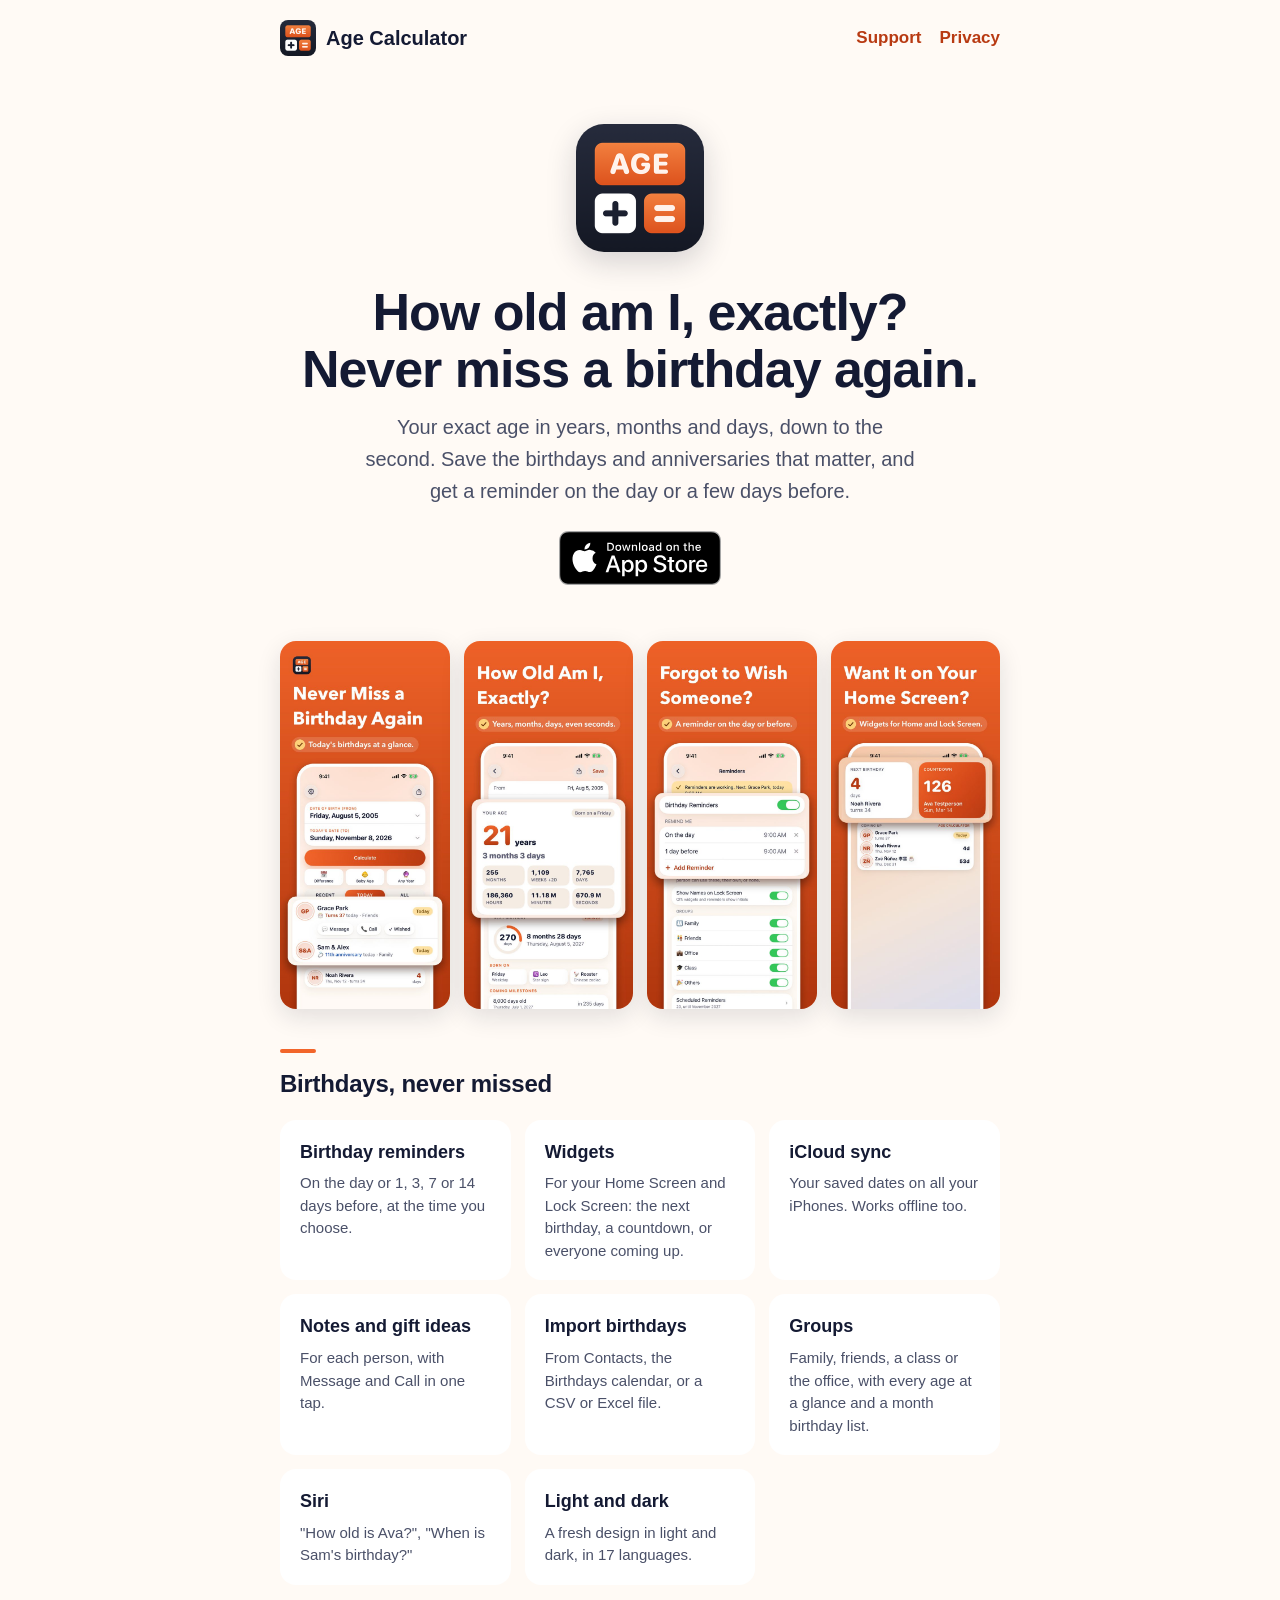
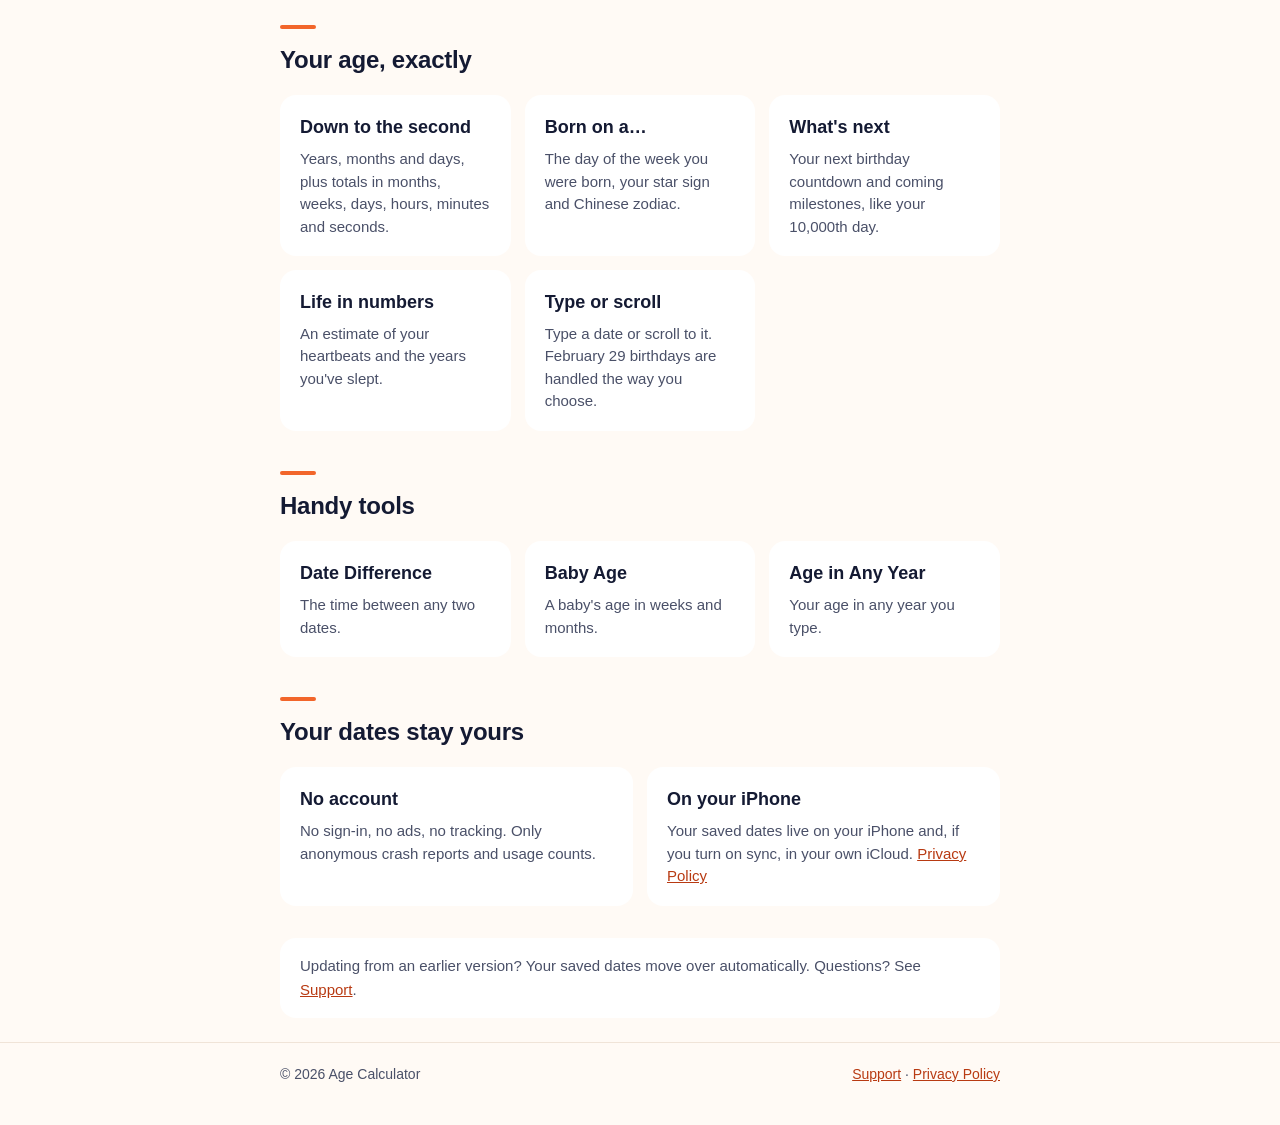
<file: index.html>
<!doctype html>
<html lang="en">
<head>
  <meta charset="utf-8">
  <meta name="viewport" content="width=device-width, initial-scale=1">
  <title>Age Calculator: DOB &amp; Birthday</title>
  <meta name="description" content="Your exact age in years, months and days, down to the second. Save birthdays and anniversaries, get reminders, add widgets and sync with iCloud. No account.">
  <link rel="canonical" href="https://iamrkasula.github.io/age-calculator-app/">
  <meta property="og:type" content="website">
  <meta property="og:site_name" content="Age Calculator">
  <meta property="og:title" content="Age Calculator: DOB &amp; Birthday">
  <meta property="og:description" content="Your exact age in years, months and days, down to the second. Save birthdays and anniversaries, get reminders, add widgets and sync with iCloud. No account.">
  <meta property="og:url" content="https://iamrkasula.github.io/age-calculator-app/">
  <meta property="og:image" content="https://iamrkasula.github.io/age-calculator-app/assets/og.png">
  <meta property="og:image:width" content="1200">
  <meta property="og:image:height" content="630">
  <meta property="og:image:alt" content="Age Calculator app icon with the words: Your exact age, and every birthday you care about.">
  <meta name="twitter:card" content="summary_large_image">
  <meta name="apple-itunes-app" content="app-id=6448174450">
  <meta name="theme-color" content="#F2652A">
  <link rel="icon" href="assets/favicon.png">
  <link rel="apple-touch-icon" href="assets/icon.png">
  <link rel="stylesheet" href="styles.css">
  <script type="application/ld+json">
  {
    "@context": "https://schema.org",
    "@type": "SoftwareApplication",
    "name": "Age Calculator: DOB & Birthday",
    "alternateName": "Age Calculator",
    "operatingSystem": "iOS",
    "applicationCategory": "UtilitiesApplication",
    "description": "Your exact age in years, months and days, down to the second. Save birthdays and anniversaries, get reminders, add widgets and sync with iCloud.",
    "url": "https://iamrkasula.github.io/age-calculator-app/",
    "downloadUrl": "https://apps.apple.com/app/id6448174450",
    "installUrl": "https://apps.apple.com/app/id6448174450",
    "image": "https://iamrkasula.github.io/age-calculator-app/assets/icon.png",
    "screenshot": [
      "https://iamrkasula.github.io/age-calculator-app/assets/shot-home.jpg",
      "https://iamrkasula.github.io/age-calculator-app/assets/shot-age.jpg",
      "https://iamrkasula.github.io/age-calculator-app/assets/shot-reminders.jpg",
      "https://iamrkasula.github.io/age-calculator-app/assets/shot-widgets.jpg"
    ],
    "author": { "@type": "Person", "name": "kasula rajesh", "email": "iamrkasula@gmail.com" }
  }
  </script>
</head>
<body>
  <div class="wrap">
    <header class="top">
      <a class="brand" href="./"><img src="assets/icon.png" alt="">Age Calculator</a>
      <nav aria-label="Site"><a href="support/">Support</a><a href="privacy/">Privacy</a></nav>
    </header>
    <main>
      <section class="hero">
        <img src="assets/icon.png" alt="Age Calculator app icon" width="128" height="128">
        <h1>How old am I, exactly?<br>Never miss a birthday again.</h1>
        <p>Your exact age in years, months and days, down to the second. Save the birthdays and anniversaries that matter, and get a reminder on the day or a few days before.</p>
        <a class="store-badge" href="https://apps.apple.com/app/id6448174450">
          <img src="assets/app-store-badge.svg" alt="Download on the App Store" width="162" height="54">
        </a>
      </section>

      <ul class="shots" aria-label="Screenshots">
        <li><img src="assets/shot-home.jpg" width="600" height="1304" loading="lazy" alt="Home screen: today's birthdays at a glance, with Message, Call and Wished buttons."></li>
        <li><img src="assets/shot-age.jpg" width="600" height="1304" loading="lazy" alt="Exact age result: 21 years, 3 months, 3 days, with totals in months, weeks, days, hours, minutes and seconds."></li>
        <li><img src="assets/shot-reminders.jpg" width="600" height="1304" loading="lazy" alt="Reminders settings: a reminder on the day and one day before, at 9:00 AM."></li>
        <li><img src="assets/shot-widgets.jpg" width="600" height="1304" loading="lazy" alt="Home Screen and Lock Screen widgets showing the next birthday and a countdown."></li>
      </ul>

      <h2 class="section-title">Birthdays, never missed</h2>
      <section class="grid">
        <div><h3>Birthday reminders</h3><p>On the day or 1, 3, 7 or 14 days before, at the time you choose.</p></div>
        <div><h3>Widgets</h3><p>For your Home Screen and Lock Screen: the next birthday, a countdown, or everyone coming up.</p></div>
        <div><h3>iCloud sync</h3><p>Your saved dates on all your iPhones. Works offline too.</p></div>
        <div><h3>Notes and gift ideas</h3><p>For each person, with Message and Call in one tap.</p></div>
        <div><h3>Import birthdays</h3><p>From Contacts, the Birthdays calendar, or a CSV or Excel file.</p></div>
        <div><h3>Groups</h3><p>Family, friends, a class or the office, with every age at a glance and a month birthday list.</p></div>
        <div><h3>Siri</h3><p>"How old is Ava?", "When is Sam's birthday?"</p></div>
        <div><h3>Light and dark</h3><p>A fresh design in light and dark, in 17 languages.</p></div>
      </section>

      <h2 class="section-title">Your age, exactly</h2>
      <section class="grid">
        <div><h3>Down to the second</h3><p>Years, months and days, plus totals in months, weeks, days, hours, minutes and seconds.</p></div>
        <div><h3>Born on a…</h3><p>The day of the week you were born, your star sign and Chinese zodiac.</p></div>
        <div><h3>What's next</h3><p>Your next birthday countdown and coming milestones, like your 10,000th day.</p></div>
        <div><h3>Life in numbers</h3><p>An estimate of your heartbeats and the years you've slept.</p></div>
        <div><h3>Type or scroll</h3><p>Type a date or scroll to it. February 29 birthdays are handled the way you choose.</p></div>
      </section>

      <h2 class="section-title">Handy tools</h2>
      <section class="grid">
        <div><h3>Date Difference</h3><p>The time between any two dates.</p></div>
        <div><h3>Baby Age</h3><p>A baby's age in weeks and months.</p></div>
        <div><h3>Age in Any Year</h3><p>Your age in any year you type.</p></div>
      </section>

      <h2 class="section-title">Your dates stay yours</h2>
      <section class="grid">
        <div><h3>No account</h3><p>No sign-in, no ads, no tracking. Only anonymous crash reports and usage counts.</p></div>
        <div><h3>On your iPhone</h3><p>Your saved dates live on your iPhone and, if you turn on sync, in your own iCloud. <a href="privacy/">Privacy Policy</a></p></div>
      </section>

      <p class="note">Updating from an earlier version? Your saved dates move over automatically. Questions? See <a href="support/">Support</a>.</p>
    </main>
  </div>
  <footer>
    <div class="wrap">
      <span>© 2026 Age Calculator</span>
      <span><a href="support/">Support</a> · <a href="privacy/">Privacy Policy</a></span>
    </div>
  </footer>
</body>
</html>
</file>
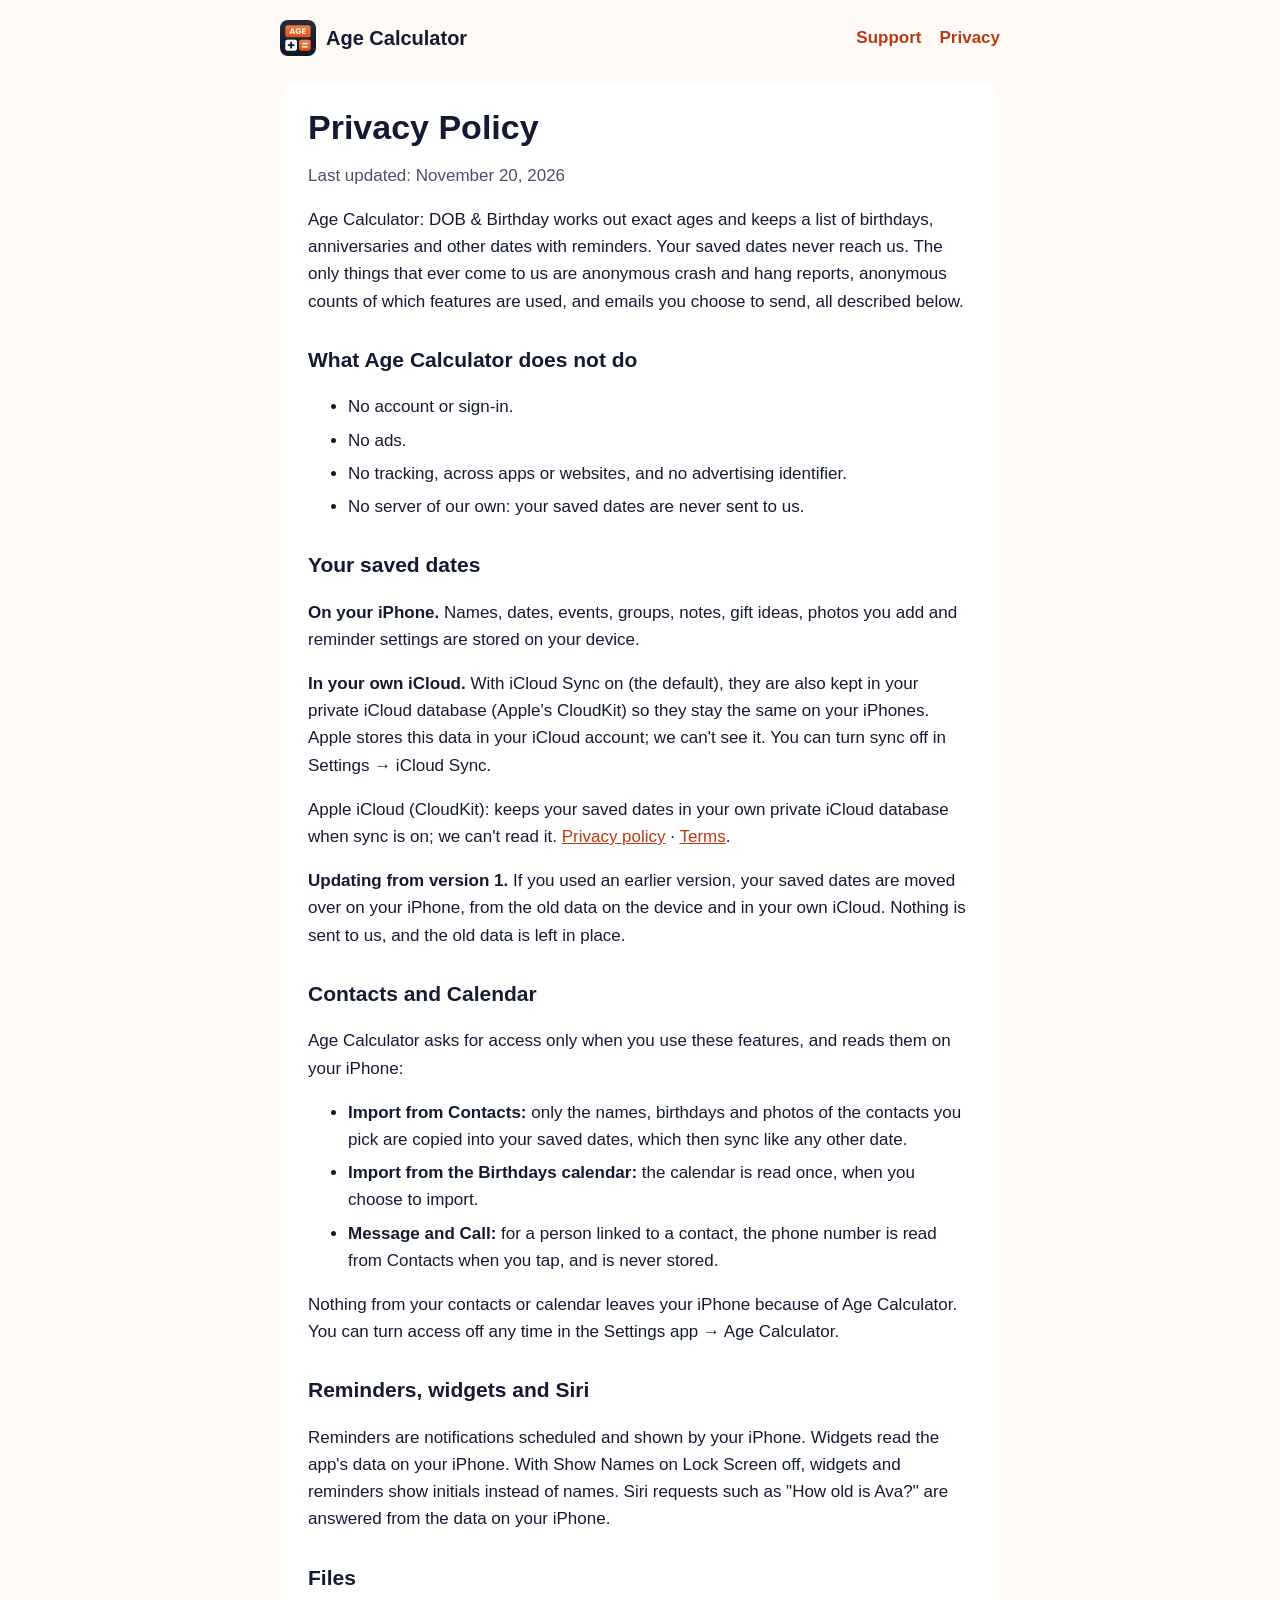
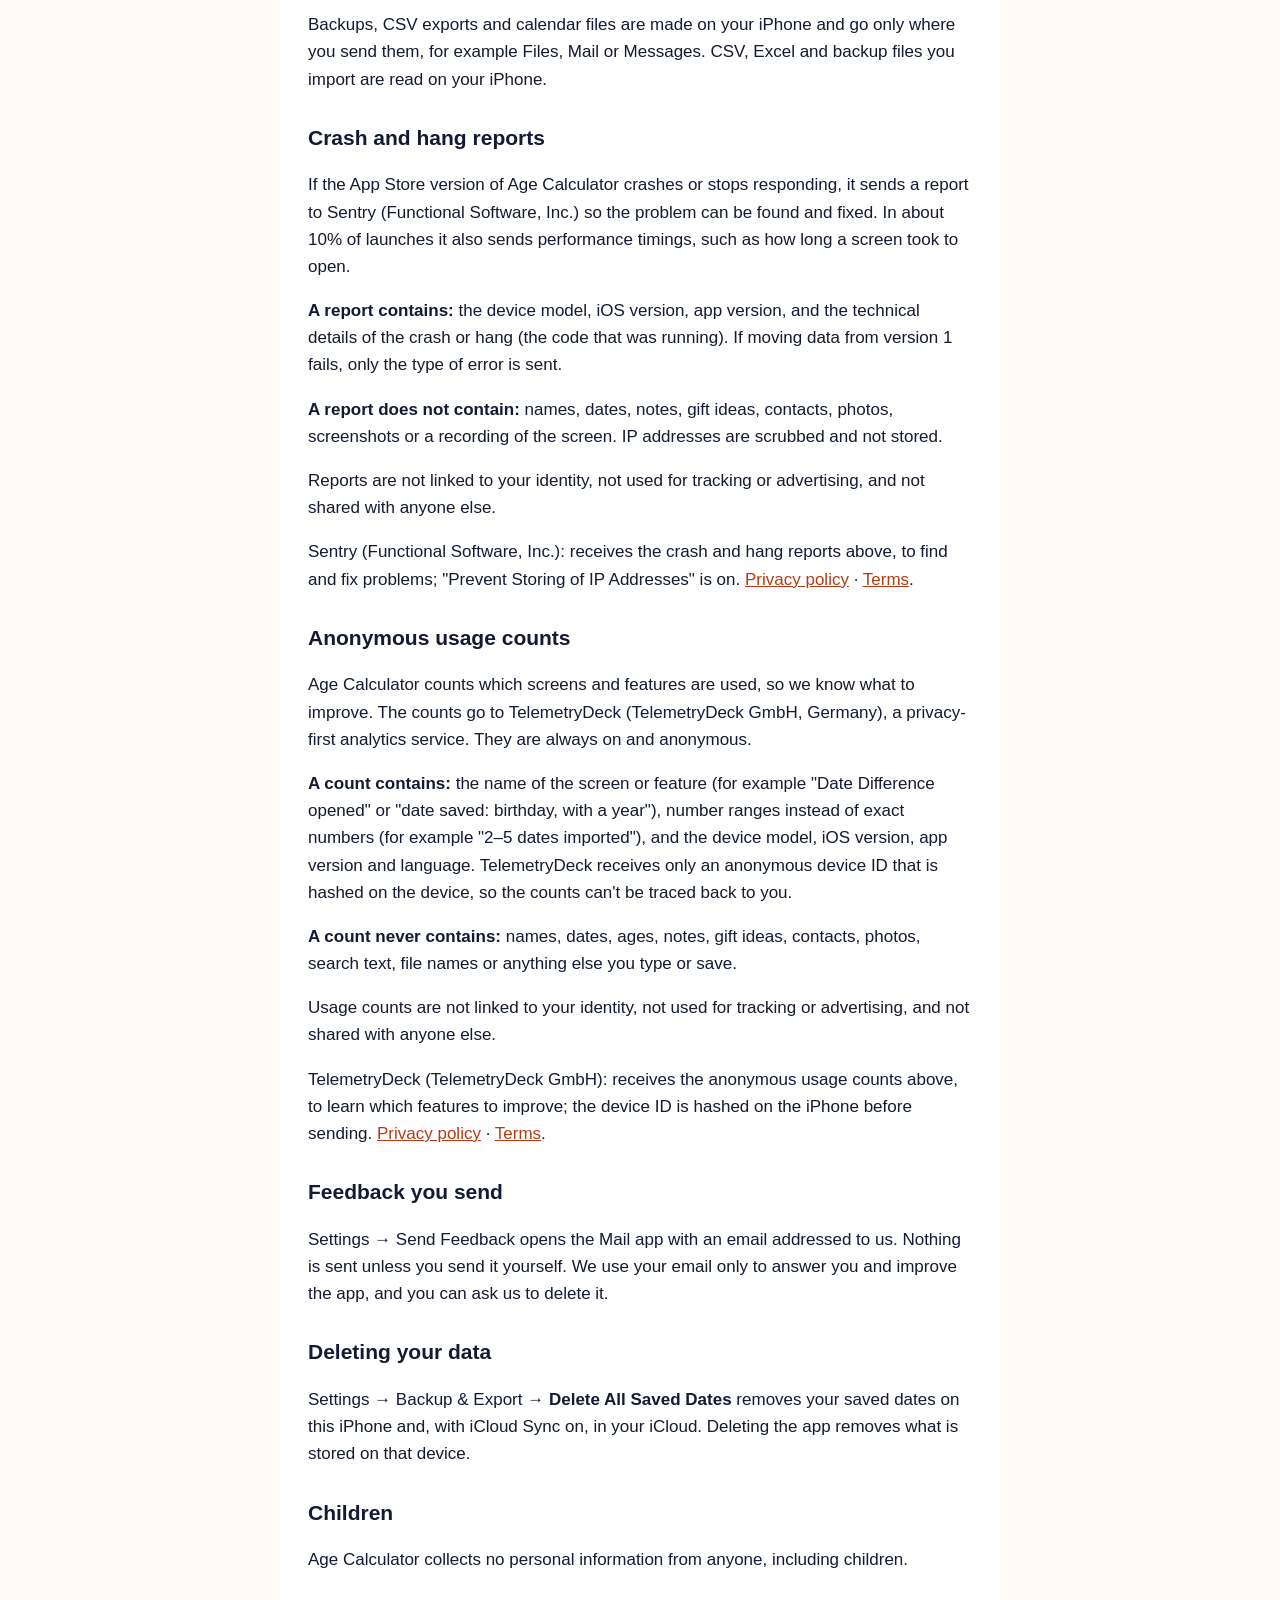
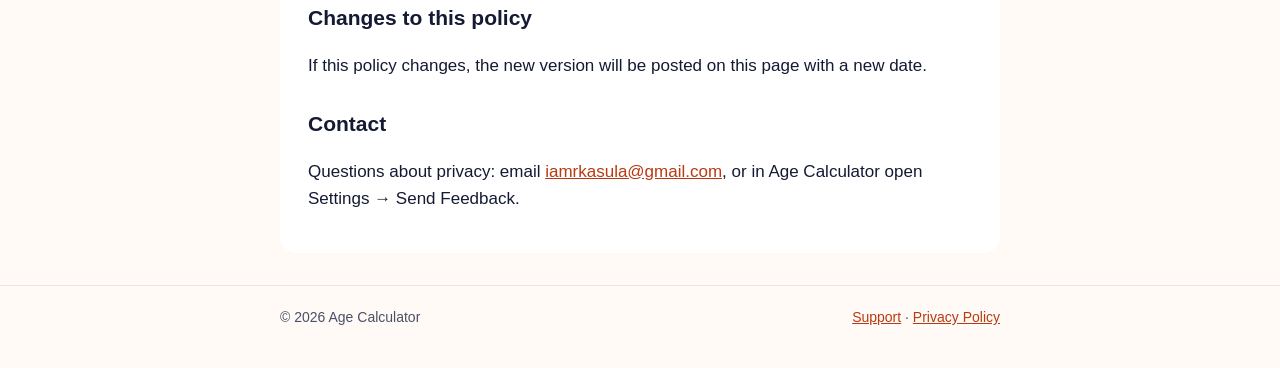
<file: privacy/index.html>
<!doctype html>
<html lang="en">
<head>
  <meta charset="utf-8">
  <meta name="viewport" content="width=device-width, initial-scale=1">
  <title>Privacy Policy · Age Calculator</title>
  <meta name="description" content="How Age Calculator handles your data: no account, no ads, no tracking. Your saved dates stay on your iPhone and in your own iCloud; only anonymous crash reports and anonymous usage counts are sent.">
  <link rel="canonical" href="https://iamrkasula.github.io/age-calculator-app/privacy/">
  <meta property="og:type" content="website">
  <meta property="og:site_name" content="Age Calculator">
  <meta property="og:title" content="Privacy Policy · Age Calculator">
  <meta property="og:description" content="How Age Calculator handles your data: no account, no ads, no tracking. Your saved dates stay on your iPhone and in your own iCloud; only anonymous crash reports and anonymous usage counts are sent.">
  <meta property="og:url" content="https://iamrkasula.github.io/age-calculator-app/privacy/">
  <meta property="og:image" content="https://iamrkasula.github.io/age-calculator-app/assets/og.png">
  <meta name="twitter:card" content="summary_large_image">
  <meta name="apple-itunes-app" content="app-id=6448174450">
  <meta name="theme-color" content="#F2652A">
  <link rel="icon" href="../assets/favicon.png">
  <link rel="apple-touch-icon" href="../assets/icon.png">
  <link rel="stylesheet" href="../styles.css">
</head>
<body>
  <div class="wrap">
    <header class="top">
      <a class="brand" href="../"><img src="../assets/icon.png" alt="">Age Calculator</a>
      <nav aria-label="Site"><a href="../support/">Support</a><a href="../privacy/">Privacy</a></nav>
    </header>
    <main class="doc">
      <h1>Privacy Policy</h1>
      <p class="updated">Last updated: November 20, 2026</p>
      <p>Age Calculator: DOB &amp; Birthday works out exact ages and keeps a list of birthdays, anniversaries and other dates with reminders. Your saved dates never reach us. The only things that ever come to us are anonymous crash and hang reports, anonymous counts of which features are used, and emails you choose to send, all described below.</p>

      <h2>What Age Calculator does not do</h2>
      <ul>
        <li>No account or sign-in.</li>
        <li>No ads.</li>
        <li>No tracking, across apps or websites, and no advertising identifier.</li>
        <li>No server of our own: your saved dates are never sent to us.</li>
      </ul>

      <h2>Your saved dates</h2>
      <p><strong>On your iPhone.</strong> Names, dates, events, groups, notes, gift ideas, photos you add and reminder settings are stored on your device.</p>
      <p><strong>In your own iCloud.</strong> With iCloud Sync on (the default), they are also kept in your private iCloud database (Apple's CloudKit) so they stay the same on your iPhones. Apple stores this data in your iCloud account; we can't see it. You can turn sync off in Settings → iCloud Sync.</p>
      <p>Apple iCloud (CloudKit): keeps your saved dates in your own private iCloud database when sync is on; we can't read it. <a href="https://www.apple.com/legal/privacy/">Privacy policy</a> · <a href="https://www.apple.com/legal/internet-services/icloud/">Terms</a>.</p>
      <p><strong>Updating from version 1.</strong> If you used an earlier version, your saved dates are moved over on your iPhone, from the old data on the device and in your own iCloud. Nothing is sent to us, and the old data is left in place.</p>

      <h2>Contacts and Calendar</h2>
      <p>Age Calculator asks for access only when you use these features, and reads them on your iPhone:</p>
      <ul>
        <li><strong>Import from Contacts:</strong> only the names, birthdays and photos of the contacts you pick are copied into your saved dates, which then sync like any other date.</li>
        <li><strong>Import from the Birthdays calendar:</strong> the calendar is read once, when you choose to import.</li>
        <li><strong>Message and Call:</strong> for a person linked to a contact, the phone number is read from Contacts when you tap, and is never stored.</li>
      </ul>
      <p>Nothing from your contacts or calendar leaves your iPhone because of Age Calculator. You can turn access off any time in the Settings app → Age Calculator.</p>

      <h2>Reminders, widgets and Siri</h2>
      <p>Reminders are notifications scheduled and shown by your iPhone. Widgets read the app's data on your iPhone. With Show Names on Lock Screen off, widgets and reminders show initials instead of names. Siri requests such as "How old is Ava?" are answered from the data on your iPhone.</p>

      <h2>Files</h2>
      <p>Backups, CSV exports and calendar files are made on your iPhone and go only where you send them, for example Files, Mail or Messages. CSV, Excel and backup files you import are read on your iPhone.</p>

      <h2>Crash and hang reports</h2>
      <p>If the App Store version of Age Calculator crashes or stops responding, it sends a report to Sentry (Functional Software, Inc.) so the problem can be found and fixed. In about 10% of launches it also sends performance timings, such as how long a screen took to open.</p>
      <p><strong>A report contains:</strong> the device model, iOS version, app version, and the technical details of the crash or hang (the code that was running). If moving data from version 1 fails, only the type of error is sent.</p>
      <p><strong>A report does not contain:</strong> names, dates, notes, gift ideas, contacts, photos, screenshots or a recording of the screen. IP addresses are scrubbed and not stored.</p>
      <p>Reports are not linked to your identity, not used for tracking or advertising, and not shared with anyone else.</p>
      <p>Sentry (Functional Software, Inc.): receives the crash and hang reports above, to find and fix problems; "Prevent Storing of IP Addresses" is on. <a href="https://sentry.io/privacy/">Privacy policy</a> · <a href="https://sentry.io/terms/">Terms</a>.</p>

      <h2>Anonymous usage counts</h2>
      <p>Age Calculator counts which screens and features are used, so we know what to improve. The counts go to TelemetryDeck (TelemetryDeck GmbH, Germany), a privacy-first analytics service. They are always on and anonymous.</p>
      <p><strong>A count contains:</strong> the name of the screen or feature (for example "Date Difference opened" or "date saved: birthday, with a year"), number ranges instead of exact numbers (for example "2–5 dates imported"), and the device model, iOS version, app version and language. TelemetryDeck receives only an anonymous device ID that is hashed on the device, so the counts can't be traced back to you.</p>
      <p><strong>A count never contains:</strong> names, dates, ages, notes, gift ideas, contacts, photos, search text, file names or anything else you type or save.</p>
      <p>Usage counts are not linked to your identity, not used for tracking or advertising, and not shared with anyone else.</p>
      <p>TelemetryDeck (TelemetryDeck GmbH): receives the anonymous usage counts above, to learn which features to improve; the device ID is hashed on the iPhone before sending. <a href="https://telemetrydeck.com/privacy/">Privacy policy</a> · <a href="https://telemetrydeck.com/terms/">Terms</a>.</p>

      <h2>Feedback you send</h2>
      <p>Settings → Send Feedback opens the Mail app with an email addressed to us. Nothing is sent unless you send it yourself. We use your email only to answer you and improve the app, and you can ask us to delete it.</p>

      <h2>Deleting your data</h2>
      <p>Settings → Backup &amp; Export → <strong>Delete All Saved Dates</strong> removes your saved dates on this iPhone and, with iCloud Sync on, in your iCloud. Deleting the app removes what is stored on that device.</p>

      <h2>Children</h2>
      <p>Age Calculator collects no personal information from anyone, including children.</p>

      <h2>Changes to this policy</h2>
      <p>If this policy changes, the new version will be posted on this page with a new date.</p>

      <h2>Contact</h2>
      <p>Questions about privacy: email <a href="mailto:iamrkasula@gmail.com?subject=Age%20Calculator%20privacy">iamrkasula@gmail.com</a>, or in Age Calculator open Settings → Send Feedback.</p>
    </main>
  </div>
  <footer>
    <div class="wrap">
      <span>© 2026 Age Calculator</span>
      <span><a href="../support/">Support</a> · <a href="../privacy/">Privacy Policy</a></span>
    </div>
  </footer>
</body>
</html>
</file>
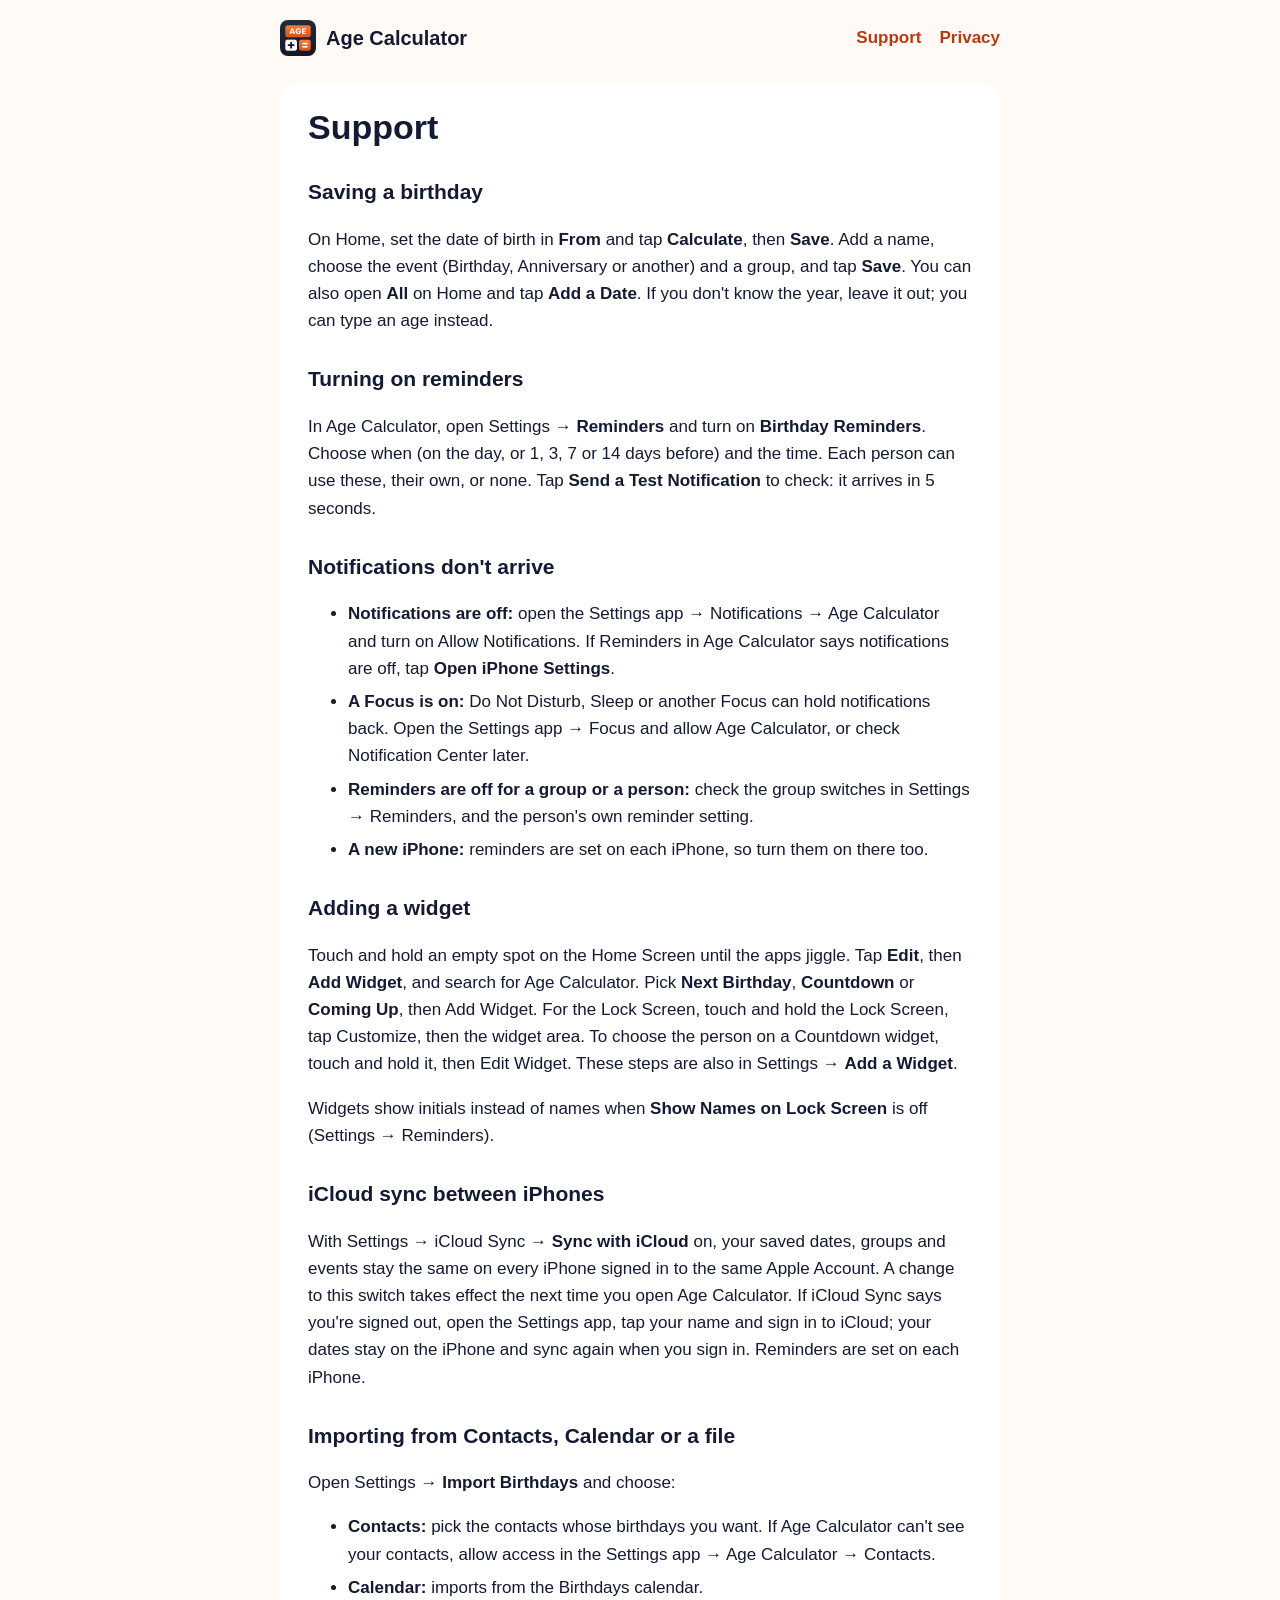
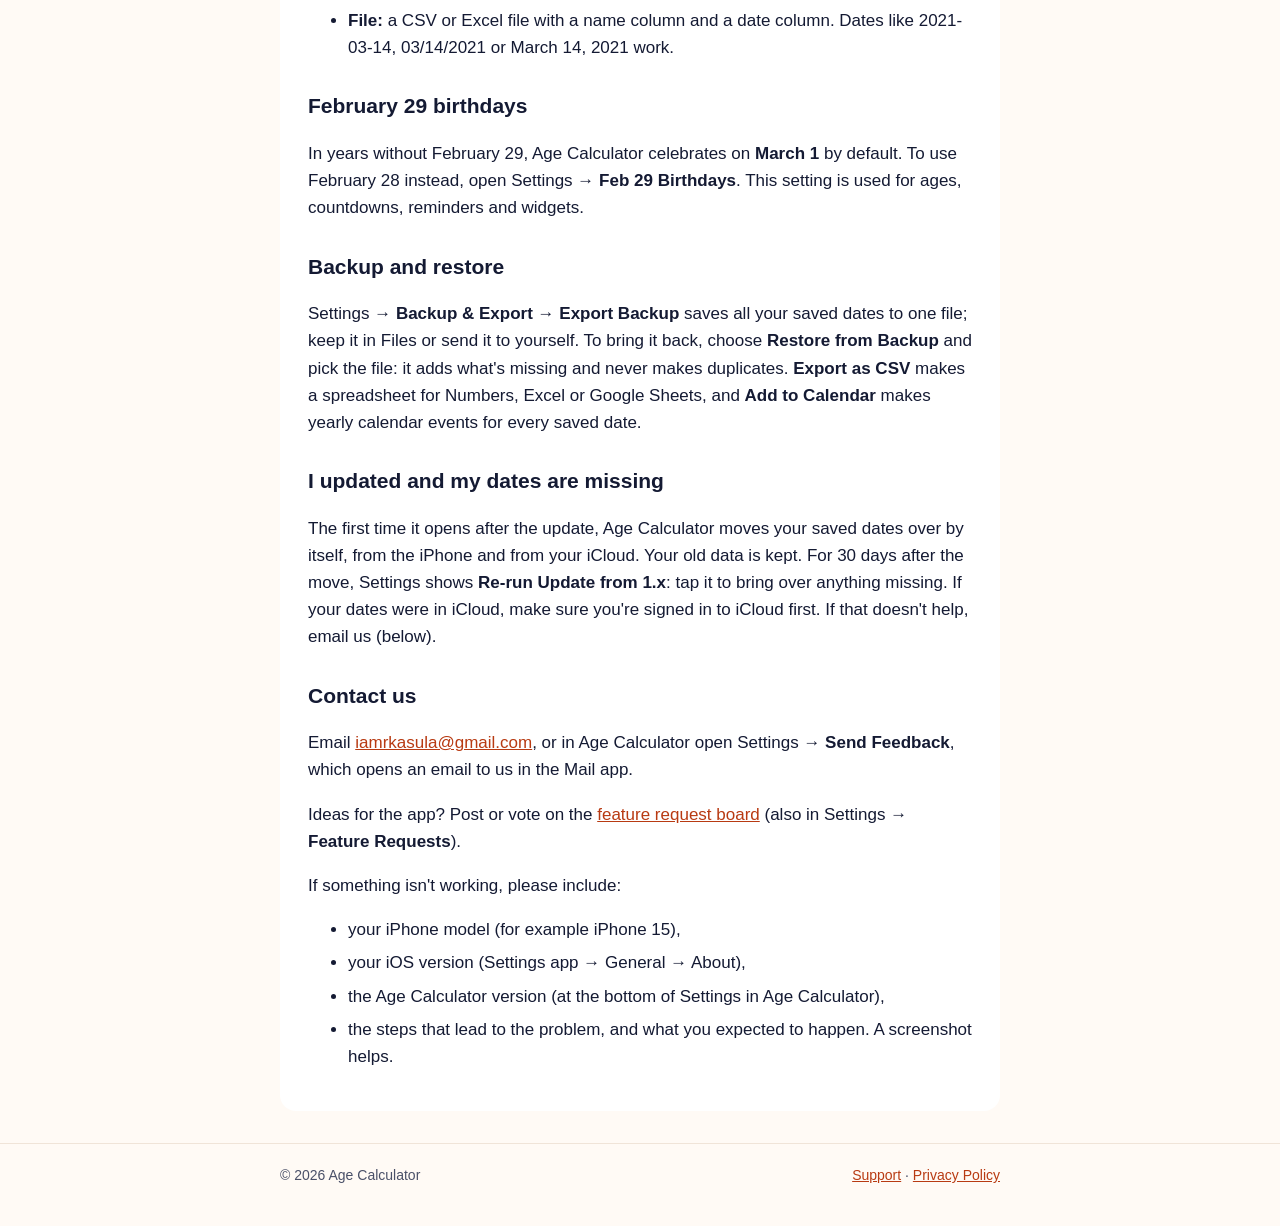
<file: support/index.html>
<!doctype html>
<html lang="en">
<head>
  <meta charset="utf-8">
  <meta name="viewport" content="width=device-width, initial-scale=1">
  <title>Support · Age Calculator</title>
  <meta name="description" content="Help with Age Calculator: saving birthdays, reminders, widgets, iCloud sync, importing, February 29 birthdays, backups and updating.">
  <link rel="canonical" href="https://iamrkasula.github.io/age-calculator-app/support/">
  <meta property="og:type" content="website">
  <meta property="og:site_name" content="Age Calculator">
  <meta property="og:title" content="Support · Age Calculator">
  <meta property="og:description" content="Help with Age Calculator: saving birthdays, reminders, widgets, iCloud sync, importing, February 29 birthdays, backups and updating.">
  <meta property="og:url" content="https://iamrkasula.github.io/age-calculator-app/support/">
  <meta property="og:image" content="https://iamrkasula.github.io/age-calculator-app/assets/og.png">
  <meta name="twitter:card" content="summary_large_image">
  <meta name="apple-itunes-app" content="app-id=6448174450">
  <meta name="theme-color" content="#F2652A">
  <link rel="icon" href="../assets/favicon.png">
  <link rel="apple-touch-icon" href="../assets/icon.png">
  <link rel="stylesheet" href="../styles.css">
</head>
<body>
  <div class="wrap">
    <header class="top">
      <a class="brand" href="../"><img src="../assets/icon.png" alt="">Age Calculator</a>
      <nav aria-label="Site"><a href="../support/">Support</a><a href="../privacy/">Privacy</a></nav>
    </header>
    <main class="doc">
      <h1>Support</h1>

      <h2>Saving a birthday</h2>
      <p>On Home, set the date of birth in <strong>From</strong> and tap <strong>Calculate</strong>, then <strong>Save</strong>. Add a name, choose the event (Birthday, Anniversary or another) and a group, and tap <strong>Save</strong>. You can also open <strong>All</strong> on Home and tap <strong>Add a Date</strong>. If you don't know the year, leave it out; you can type an age instead.</p>

      <h2>Turning on reminders</h2>
      <p>In Age Calculator, open Settings → <strong>Reminders</strong> and turn on <strong>Birthday Reminders</strong>. Choose when (on the day, or 1, 3, 7 or 14 days before) and the time. Each person can use these, their own, or none. Tap <strong>Send a Test Notification</strong> to check: it arrives in 5 seconds.</p>

      <h2>Notifications don't arrive</h2>
      <ul>
        <li><strong>Notifications are off:</strong> open the Settings app → Notifications → Age Calculator and turn on Allow Notifications. If Reminders in Age Calculator says notifications are off, tap <strong>Open iPhone Settings</strong>.</li>
        <li><strong>A Focus is on:</strong> Do Not Disturb, Sleep or another Focus can hold notifications back. Open the Settings app → Focus and allow Age Calculator, or check Notification Center later.</li>
        <li><strong>Reminders are off for a group or a person:</strong> check the group switches in Settings → Reminders, and the person's own reminder setting.</li>
        <li><strong>A new iPhone:</strong> reminders are set on each iPhone, so turn them on there too.</li>
      </ul>

      <h2>Adding a widget</h2>
      <p>Touch and hold an empty spot on the Home Screen until the apps jiggle. Tap <strong>Edit</strong>, then <strong>Add Widget</strong>, and search for Age Calculator. Pick <strong>Next Birthday</strong>, <strong>Countdown</strong> or <strong>Coming Up</strong>, then Add Widget. For the Lock Screen, touch and hold the Lock Screen, tap Customize, then the widget area. To choose the person on a Countdown widget, touch and hold it, then Edit Widget. These steps are also in Settings → <strong>Add a Widget</strong>.</p>
      <p>Widgets show initials instead of names when <strong>Show Names on Lock Screen</strong> is off (Settings → Reminders).</p>

      <h2>iCloud sync between iPhones</h2>
      <p>With Settings → iCloud Sync → <strong>Sync with iCloud</strong> on, your saved dates, groups and events stay the same on every iPhone signed in to the same Apple Account. A change to this switch takes effect the next time you open Age Calculator. If iCloud Sync says you're signed out, open the Settings app, tap your name and sign in to iCloud; your dates stay on the iPhone and sync again when you sign in. Reminders are set on each iPhone.</p>

      <h2>Importing from Contacts, Calendar or a file</h2>
      <p>Open Settings → <strong>Import Birthdays</strong> and choose:</p>
      <ul>
        <li><strong>Contacts:</strong> pick the contacts whose birthdays you want. If Age Calculator can't see your contacts, allow access in the Settings app → Age Calculator → Contacts.</li>
        <li><strong>Calendar:</strong> imports from the Birthdays calendar.</li>
        <li><strong>File:</strong> a CSV or Excel file with a name column and a date column. Dates like 2021-03-14, 03/14/2021 or March 14, 2021 work.</li>
      </ul>

      <h2>February 29 birthdays</h2>
      <p>In years without February 29, Age Calculator celebrates on <strong>March 1</strong> by default. To use February 28 instead, open Settings → <strong>Feb 29 Birthdays</strong>. This setting is used for ages, countdowns, reminders and widgets.</p>

      <h2>Backup and restore</h2>
      <p>Settings → <strong>Backup &amp; Export</strong> → <strong>Export Backup</strong> saves all your saved dates to one file; keep it in Files or send it to yourself. To bring it back, choose <strong>Restore from Backup</strong> and pick the file: it adds what's missing and never makes duplicates. <strong>Export as CSV</strong> makes a spreadsheet for Numbers, Excel or Google Sheets, and <strong>Add to Calendar</strong> makes yearly calendar events for every saved date.</p>

      <h2>I updated and my dates are missing</h2>
      <p>The first time it opens after the update, Age Calculator moves your saved dates over by itself, from the iPhone and from your iCloud. Your old data is kept. For 30 days after the move, Settings shows <strong>Re-run Update from 1.x</strong>: tap it to bring over anything missing. If your dates were in iCloud, make sure you're signed in to iCloud first. If that doesn't help, email us (below).</p>

      <h2>Contact us</h2>
      <p>Email <a href="mailto:iamrkasula@gmail.com?subject=Age%20Calculator">iamrkasula@gmail.com</a>, or in Age Calculator open Settings → <strong>Send Feedback</strong>, which opens an email to us in the Mail app.</p>
      <p>Ideas for the app? Post or vote on the <a href="https://app-feature-requests.canny.io/age-calculator">feature request board</a> (also in Settings → <strong>Feature Requests</strong>).</p>
      <p>If something isn't working, please include:</p>
      <ul>
        <li>your iPhone model (for example iPhone 15),</li>
        <li>your iOS version (Settings app → General → About),</li>
        <li>the Age Calculator version (at the bottom of Settings in Age Calculator),</li>
        <li>the steps that lead to the problem, and what you expected to happen. A screenshot helps.</li>
      </ul>
    </main>
  </div>
  <footer>
    <div class="wrap">
      <span>© 2026 Age Calculator</span>
      <span><a href="../support/">Support</a> · <a href="../privacy/">Privacy Policy</a></span>
    </div>
  </footer>
</body>
</html>
</file>
<file: styles.css>
/* Age Calculator site: system fonts, the app's tangerine and navy, light and dark. */
:root { --bg:#fffaf5; --card:#fff; --ink:#141a33; --soft:#4a5068; --accent:#b83a12; --brand:#f2652a; --rule:#f0e4d8; color-scheme:light dark; }
@media (prefers-color-scheme: dark) { :root { --bg:#0f1326; --card:#1a2038; --ink:#f6f2ee; --soft:#b4b7c6; --accent:#ff8a4c; --brand:#ff8a4c; --rule:#262d4a; } }
* { box-sizing:border-box }
body { margin:0; background:var(--bg); color:var(--ink); font:17px/1.6 -apple-system, BlinkMacSystemFont, "Segoe UI", Roboto, sans-serif; }
a { color:var(--accent) }
a:focus-visible { outline:3px solid var(--brand); outline-offset:2px; border-radius:4px }
.wrap { max-width:760px; margin:0 auto; padding:0 20px }
.top { display:flex; justify-content:space-between; align-items:center; padding:20px 0; gap:12px; flex-wrap:wrap }
.brand { display:flex; align-items:center; gap:10px; font-weight:700; font-size:20px; color:var(--ink); text-decoration:none }
.brand img { width:36px; height:36px; border-radius:8px }
nav a { margin-left:18px; text-decoration:none; font-weight:600 }
.hero { text-align:center; padding:48px 0 32px }
.hero img { width:128px; height:128px; border-radius:28px; box-shadow:0 10px 30px rgba(20,26,51,.18) }
.hero h1 { font-size:clamp(34px, 6vw, 52px); line-height:1.1; margin:24px 0 12px; letter-spacing:-.02em }
.hero p { color:var(--soft); font-size:20px; max-width:560px; margin:0 auto }
.store-badge { display:inline-block; margin-top:24px; line-height:0 }
.store-badge img { height:54px; width:auto; border-radius:0; box-shadow:none } /* Apple's artwork as supplied, not the icon style */
.shots { display:grid; grid-template-columns:repeat(4, 1fr); gap:14px; margin:16px 0 40px; padding:0; list-style:none }
.shots img { display:block; width:100%; height:auto; border-radius:16px; box-shadow:0 8px 24px rgba(20,26,51,.12) }
.section-title { font-size:24px; margin:40px 0 4px; letter-spacing:-.01em }
.section-title::before { content:""; display:block; width:36px; height:4px; border-radius:2px; background:var(--brand); margin-bottom:12px }
.grid { display:grid; grid-template-columns:repeat(auto-fit, minmax(220px, 1fr)); gap:14px; margin:16px 0 32px }
.grid div { background:var(--card); border-radius:16px; padding:18px 20px }
.grid h3 { margin:0 0 6px; font-size:18px }
.grid p { margin:0; color:var(--soft); font-size:15px; line-height:1.5 }
.note { background:var(--card); border-radius:16px; padding:16px 20px; color:var(--soft); font-size:15px; margin:24px 0 }
.doc { background:var(--card); border-radius:16px; padding:24px 28px; margin:8px 0 32px }
.doc h1 { margin-top:0; font-size:34px; line-height:1.15 }
.doc h2 { font-size:21px; margin:28px 0 8px }
.doc .updated { color:var(--soft); margin-top:-8px }
.doc li { margin:6px 0 }
footer { border-top:1px solid var(--rule); padding:20px 0 40px; color:var(--soft); font-size:14px }
footer .wrap { display:flex; justify-content:space-between; gap:12px; flex-wrap:wrap }
@media (max-width: 640px) { .shots { grid-template-columns:repeat(2, 1fr) } }
@media (max-width: 520px) { .doc { padding:20px } nav a { margin-left:12px } }
</file>
